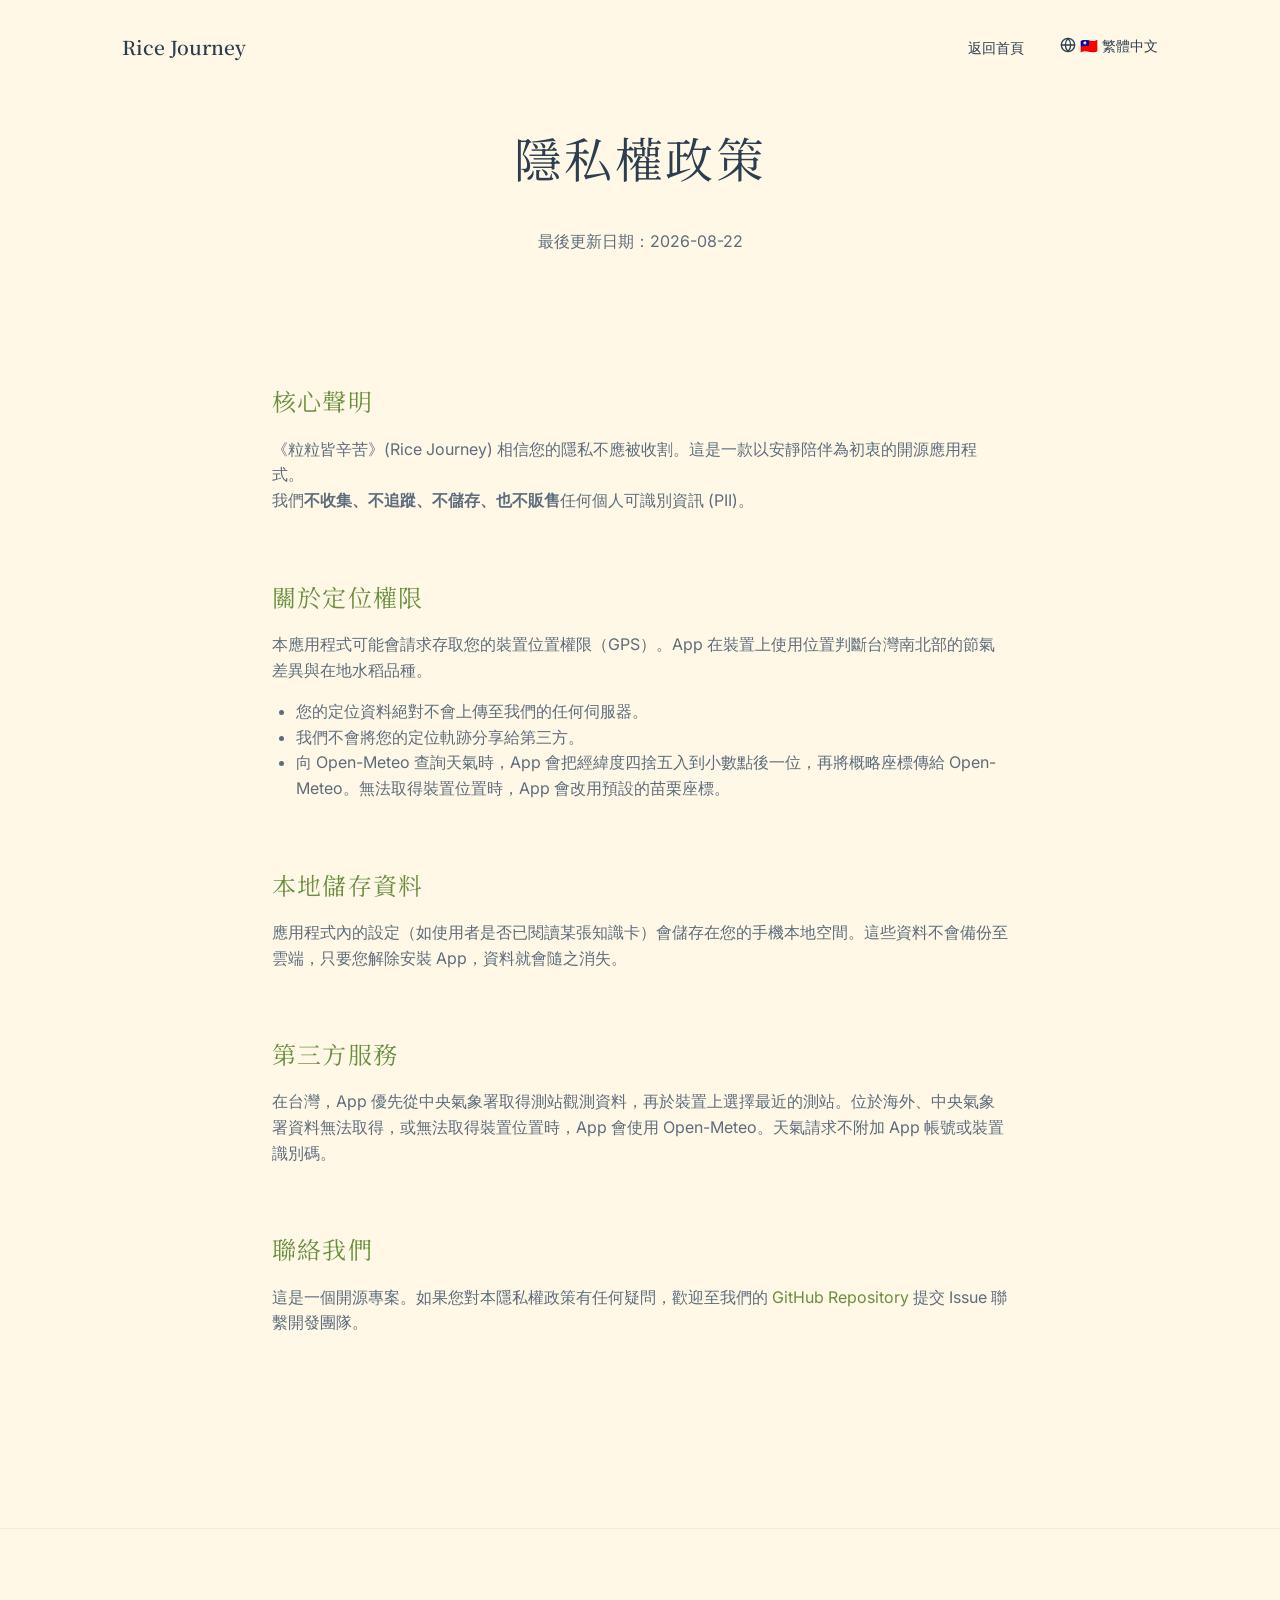
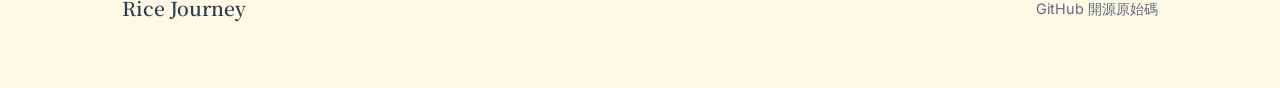
<file: website/privacy.html>
<!DOCTYPE html>
<html lang="zh-TW">
<head>
  <meta charset="UTF-8">
  <meta name="viewport" content="width=device-width, initial-scale=1.0">
  <title>隱私權政策 | 粒粒皆辛苦 (Rice Journey)</title>
  <link rel="stylesheet" href="css/style.css">

  <link rel="icon" type="image/png" href="assets/favicon.png">
</head>
<body>

  <!-- Header -->
  <header id="main-header" class="scrolled">
    <div class="container nav-container">
      <a href="index.html" class="logo">Rice Journey</a>
      <nav class="nav-links">
        <a href="index.html">返回首頁</a>
        <div class="lang-switcher">
          <a>
            <svg width="16" height="16" viewBox="0 0 24 24" fill="none" stroke="currentColor" stroke-width="2" stroke-linecap="round" stroke-linejoin="round"><circle cx="12" cy="12" r="10"></circle><line x1="2" y1="12" x2="22" y2="12"></line><path d="M12 2a15.3 15.3 0 0 1 4 10 15.3 15.3 0 0 1-4 10 15.3 15.3 0 0 1-4-10 15.3 15.3 0 0 1 4-10z"></path></svg>
            🇹🇼 繁體中文
          </a>
          <div class="lang-dropdown">
            <a href="privacy.html">🇹🇼 繁體中文</a>
            <a href="en/privacy.html">🇺🇸 English</a>
            <a href="ja/privacy.html">🇯🇵 日本語</a>
          </div>
        </div>
      </nav>
    </div>
  </header>

  <!-- Privacy Policy Content -->
  <main class="container policy-page reveal">
    <h1>隱私權政策</h1>
    <p class="last-updated">最後更新日期：2026-08-22</p>

    <div class="policy-section">
      <h2>核心聲明</h2>
      <p>《粒粒皆辛苦》(Rice Journey) 相信您的隱私不應被收割。這是一款以安靜陪伴為初衷的開源應用程式。<br>
      我們<strong>不收集、不追蹤、不儲存、也不販售</strong>任何個人可識別資訊 (PII)。</p>
    </div>

    <div class="policy-section">
      <h2>關於定位權限</h2>
      <p>本應用程式可能會請求存取您的裝置位置權限（GPS）。App 在裝置上使用位置判斷台灣南北部的節氣差異與在地水稻品種。</p>
      <ul>
        <li>您的定位資料絕對不會上傳至我們的任何伺服器。</li>
        <li>我們不會將您的定位軌跡分享給第三方。</li>
        <li>向 Open-Meteo 查詢天氣時，App 會把經緯度四捨五入到小數點後一位，再將概略座標傳給 Open-Meteo。無法取得裝置位置時，App 會改用預設的苗栗座標。</li>
      </ul>
    </div>

    <div class="policy-section">
      <h2>本地儲存資料</h2>
      <p>應用程式內的設定（如使用者是否已閱讀某張知識卡）會儲存在您的手機本地空間。這些資料不會備份至雲端，只要您解除安裝 App，資料就會隨之消失。</p>
    </div>

    <div class="policy-section">
      <h2>第三方服務</h2>
      <p>在台灣，App 優先從中央氣象署取得測站觀測資料，再於裝置上選擇最近的測站。位於海外、中央氣象署資料無法取得，或無法取得裝置位置時，App 會使用 Open-Meteo。天氣請求不附加 App 帳號或裝置識別碼。</p>
    </div>

    <div class="policy-section">
      <h2>聯絡我們</h2>
      <p>這是一個開源專案。如果您對本隱私權政策有任何疑問，歡迎至我們的 <a href="https://github.com/codinguniversefromEric/Every-grain" target="_blank">GitHub Repository</a> 提交 Issue 聯繫開發團隊。</p>
    </div>
  </main>

  <!-- Footer -->
  <footer>
    <div class="container footer-content">
      <div class="logo">Rice Journey</div>
      <div class="footer-links">
        <a href="https://github.com/codinguniversefromEric/Every-grain" target="_blank">GitHub 開源原始碼</a>
      </div>
    </div>
  </footer>

  <script src="js/main.js"></script>
</body>
</html>
</file>
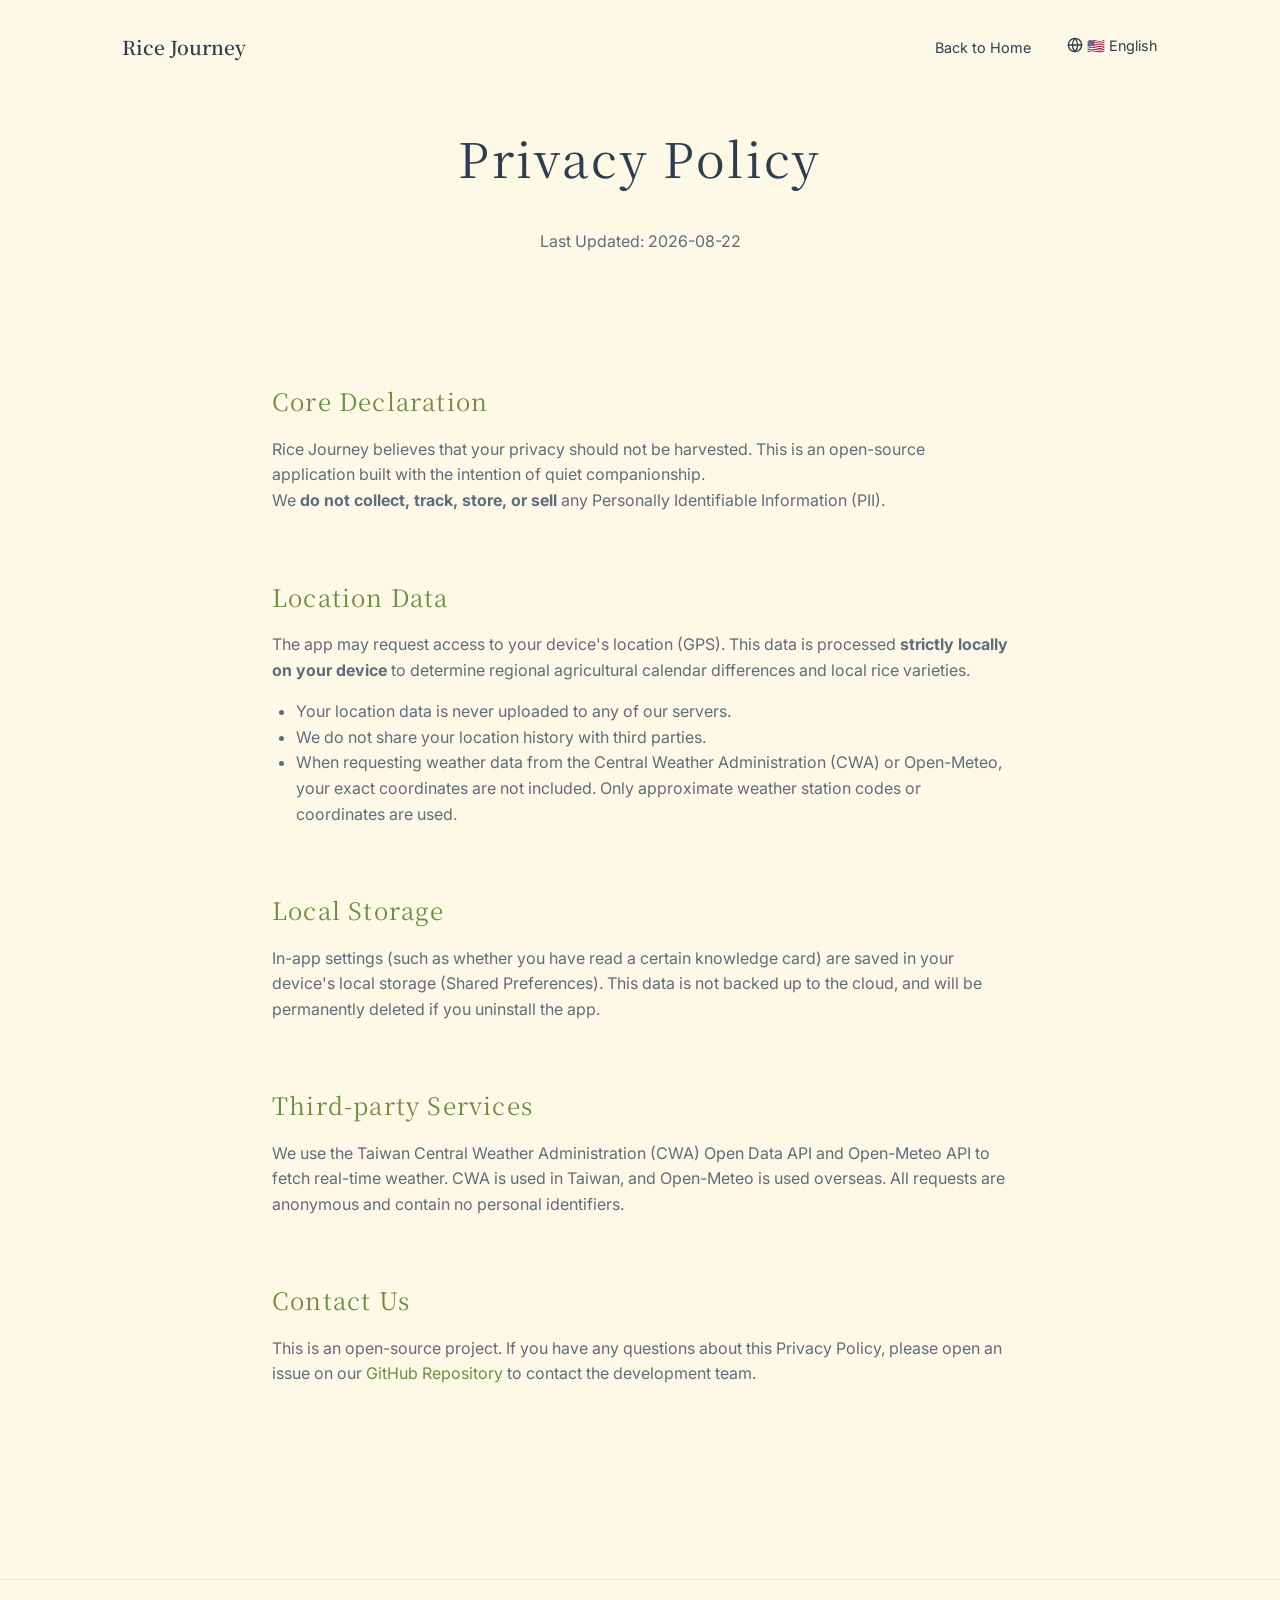
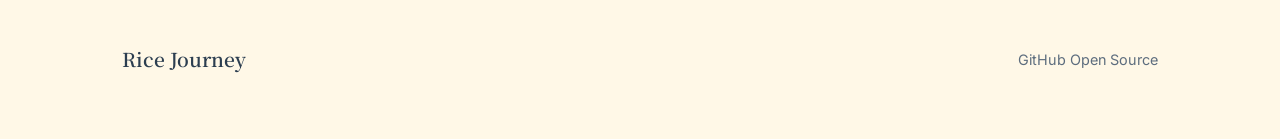
<file: website/en/privacy.html>
<!DOCTYPE html>
<html lang="en">
<head>
  <meta charset="UTF-8">
  <meta name="viewport" content="width=device-width, initial-scale=1.0">
  <title>Privacy Policy | Rice Journey</title>
  <link rel="stylesheet" href="../css/style.css">

  <link rel="icon" type="image/png" href="../assets/favicon.png">
</head>
<body>

  <!-- Header -->
  <header id="main-header" class="scrolled">
    <div class="container nav-container">
      <a href="index.html" class="logo">Rice Journey</a>
      <nav class="nav-links">
        <a href="index.html">Back to Home</a>
        <div class="lang-switcher">
          <a>
            <svg width="16" height="16" viewBox="0 0 24 24" fill="none" stroke="currentColor" stroke-width="2" stroke-linecap="round" stroke-linejoin="round"><circle cx="12" cy="12" r="10"></circle><line x1="2" y1="12" x2="22" y2="12"></line><path d="M12 2a15.3 15.3 0 0 1 4 10 15.3 15.3 0 0 1-4 10 15.3 15.3 0 0 1-4-10 15.3 15.3 0 0 1 4-10z"></path></svg>
            🇺🇸 English
          </a>
          <div class="lang-dropdown">
            <a href="../privacy.html">🇹🇼 繁體中文</a>
            <a href="privacy.html">🇺🇸 English</a>
            <a href="../ja/privacy.html">🇯🇵 日本語</a>
          </div>
        </div>
      </nav>
    </div>
  </header>

  <!-- Privacy Policy Content -->
  <main class="container policy-page reveal">
    <h1>Privacy Policy</h1>
    <p class="last-updated">Last Updated: 2026-08-22</p>

    <div class="policy-section">
      <h2>Core Declaration</h2>
      <p>Rice Journey believes that your privacy should not be harvested. This is an open-source application built with the intention of quiet companionship.<br>
      We <strong>do not collect, track, store, or sell</strong> any Personally Identifiable Information (PII).</p>
    </div>

    <div class="policy-section">
      <h2>Location Data</h2>
      <p>The app may request access to your device's location (GPS). This data is processed <strong>strictly locally on your device</strong> to determine regional agricultural calendar differences and local rice varieties.</p>
      <ul>
        <li>Your location data is never uploaded to any of our servers.</li>
        <li>We do not share your location history with third parties.</li>
        <li>When requesting weather data from the Central Weather Administration (CWA) or Open-Meteo, your exact coordinates are not included. Only approximate weather station codes or coordinates are used.</li>
      </ul>
    </div>

    <div class="policy-section">
      <h2>Local Storage</h2>
      <p>In-app settings (such as whether you have read a certain knowledge card) are saved in your device's local storage (Shared Preferences). This data is not backed up to the cloud, and will be permanently deleted if you uninstall the app.</p>
    </div>

    <div class="policy-section">
      <h2>Third-party Services</h2>
      <p>We use the Taiwan Central Weather Administration (CWA) Open Data API and Open-Meteo API to fetch real-time weather. CWA is used in Taiwan, and Open-Meteo is used overseas. All requests are anonymous and contain no personal identifiers.</p>
    </div>

    <div class="policy-section">
      <h2>Contact Us</h2>
      <p>This is an open-source project. If you have any questions about this Privacy Policy, please open an issue on our <a href="https://github.com/codinguniversefromEric/Every-grain" target="_blank">GitHub Repository</a> to contact the development team.</p>
    </div>
  </main>

  <!-- Footer -->
  <footer>
    <div class="container footer-content">
      <div class="logo">Rice Journey</div>
      <div class="footer-links">
        <a href="https://github.com/codinguniversefromEric/Every-grain" target="_blank">GitHub Open Source</a>
      </div>
    </div>
  </footer>

  <script src="../js/main.js"></script>
</body>
</html>
</file>
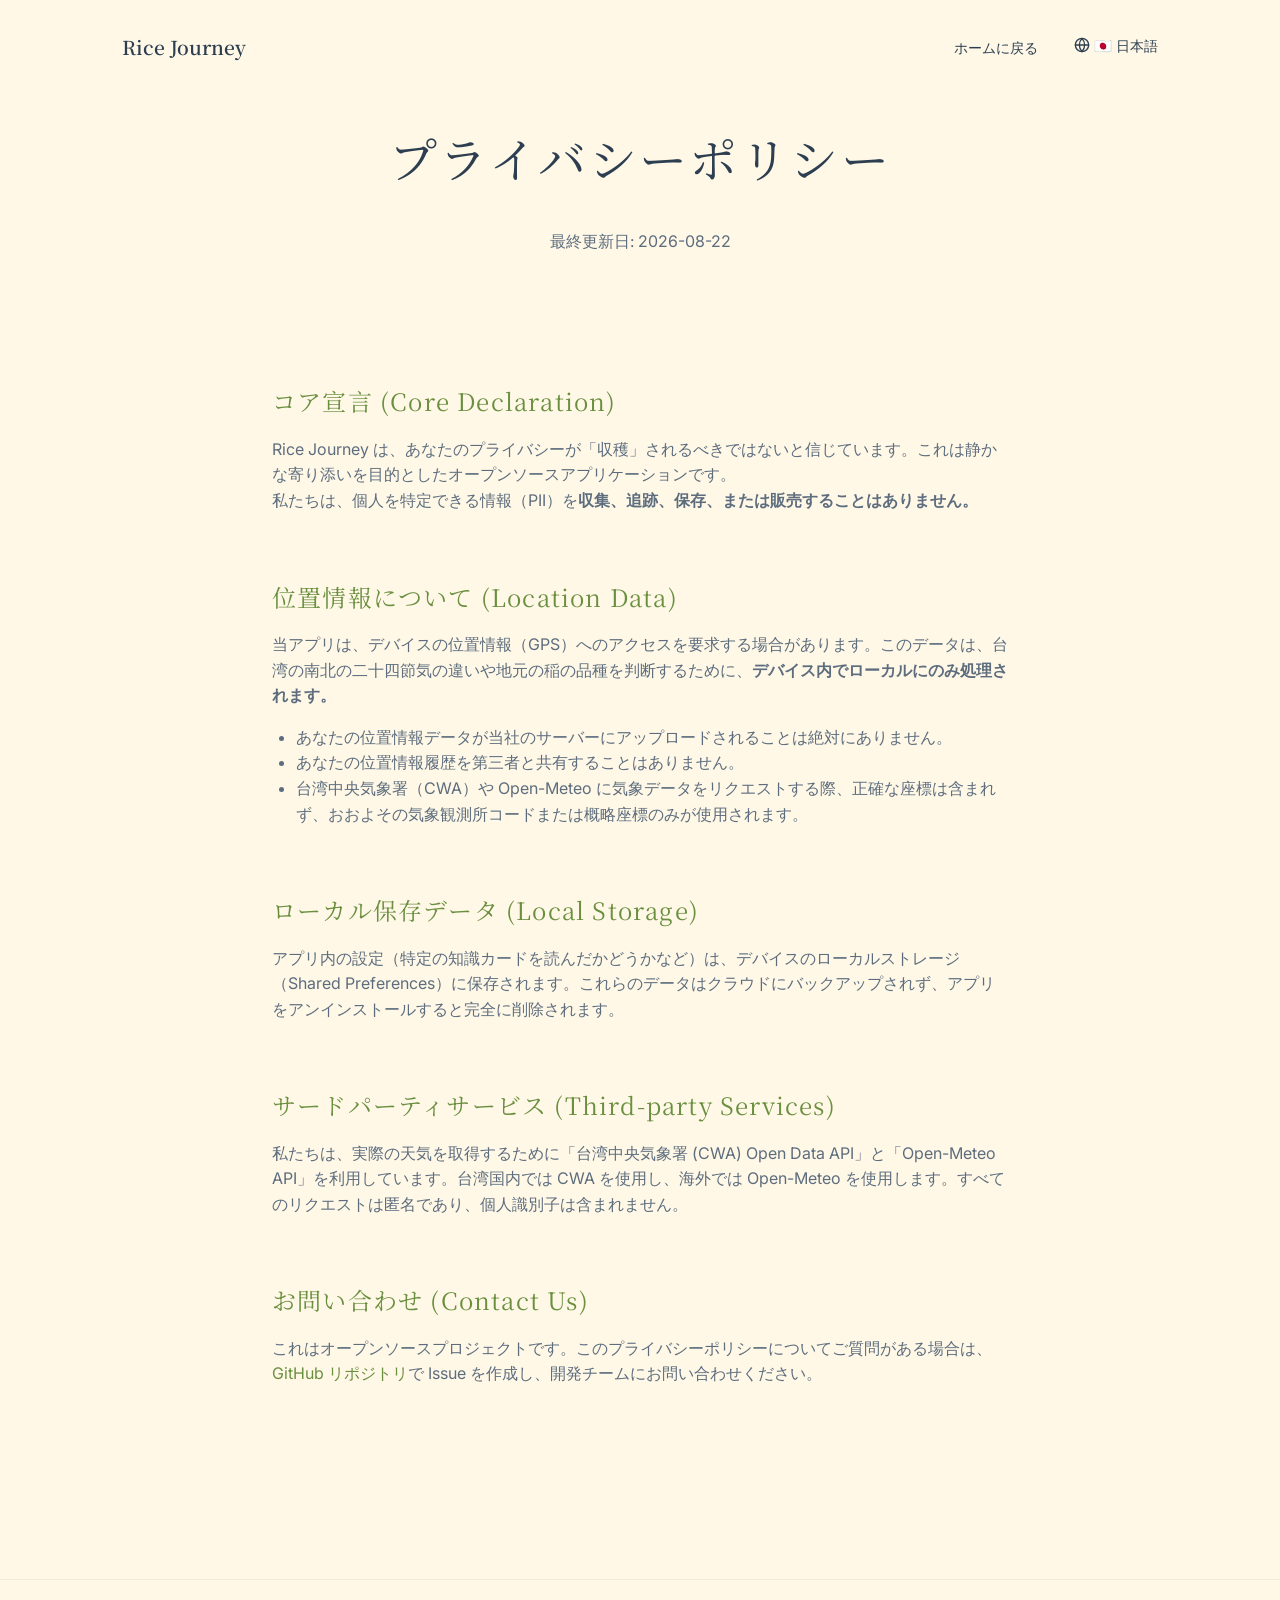
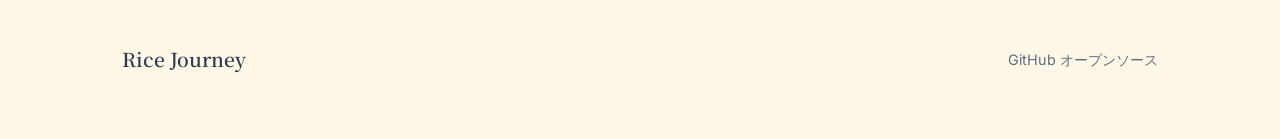
<file: website/ja/privacy.html>
<!DOCTYPE html>
<html lang="ja">
<head>
  <meta charset="UTF-8">
  <meta name="viewport" content="width=device-width, initial-scale=1.0">
  <title>プライバシーポリシー | Rice Journey</title>
  <link rel="stylesheet" href="../css/style.css">

  <link rel="icon" type="image/png" href="../assets/favicon.png">
</head>
<body>

  <!-- Header -->
  <header id="main-header" class="scrolled">
    <div class="container nav-container">
      <a href="index.html" class="logo">Rice Journey</a>
      <nav class="nav-links">
        <a href="index.html">ホームに戻る</a>
        <div class="lang-switcher">
          <a>
            <svg width="16" height="16" viewBox="0 0 24 24" fill="none" stroke="currentColor" stroke-width="2" stroke-linecap="round" stroke-linejoin="round"><circle cx="12" cy="12" r="10"></circle><line x1="2" y1="12" x2="22" y2="12"></line><path d="M12 2a15.3 15.3 0 0 1 4 10 15.3 15.3 0 0 1-4 10 15.3 15.3 0 0 1-4-10 15.3 15.3 0 0 1 4-10z"></path></svg>
            🇯🇵 日本語
          </a>
          <div class="lang-dropdown">
            <a href="../privacy.html">🇹🇼 繁體中文</a>
            <a href="../en/privacy.html">🇺🇸 English</a>
            <a href="privacy.html">🇯🇵 日本語</a>
          </div>
        </div>
      </nav>
    </div>
  </header>

  <!-- Privacy Policy Content -->
  <main class="container policy-page reveal">
    <h1>プライバシーポリシー</h1>
    <p class="last-updated">最終更新日: 2026-08-22</p>

    <div class="policy-section">
      <h2>コア宣言 (Core Declaration)</h2>
      <p>Rice Journey は、あなたのプライバシーが「収穫」されるべきではないと信じています。これは静かな寄り添いを目的としたオープンソースアプリケーションです。<br>
      私たちは、個人を特定できる情報（PII）を<strong>収集、追跡、保存、または販売することはありません。</strong></p>
    </div>

    <div class="policy-section">
      <h2>位置情報について (Location Data)</h2>
      <p>当アプリは、デバイスの位置情報（GPS）へのアクセスを要求する場合があります。このデータは、台湾の南北の二十四節気の違いや地元の稲の品種を判断するために、<strong>デバイス内でローカルにのみ処理されます。</strong></p>
      <ul>
        <li>あなたの位置情報データが当社のサーバーにアップロードされることは絶対にありません。</li>
        <li>あなたの位置情報履歴を第三者と共有することはありません。</li>
        <li>台湾中央気象署（CWA）や Open-Meteo に気象データをリクエストする際、正確な座標は含まれず、おおよその気象観測所コードまたは概略座標のみが使用されます。</li>
      </ul>
    </div>

    <div class="policy-section">
      <h2>ローカル保存データ (Local Storage)</h2>
      <p>アプリ内の設定（特定の知識カードを読んだかどうかなど）は、デバイスのローカルストレージ（Shared Preferences）に保存されます。これらのデータはクラウドにバックアップされず、アプリをアンインストールすると完全に削除されます。</p>
    </div>

    <div class="policy-section">
      <h2>サードパーティサービス (Third-party Services)</h2>
      <p>私たちは、実際の天気を取得するために「台湾中央気象署 (CWA) Open Data API」と「Open-Meteo API」を利用しています。台湾国内では CWA を使用し、海外では Open-Meteo を使用します。すべてのリクエストは匿名であり、個人識別子は含まれません。</p>
    </div>

    <div class="policy-section">
      <h2>お問い合わせ (Contact Us)</h2>
      <p>これはオープンソースプロジェクトです。このプライバシーポリシーについてご質問がある場合は、<a href="https://github.com/codinguniversefromEric/Every-grain" target="_blank">GitHub リポジトリ</a>で Issue を作成し、開発チームにお問い合わせください。</p>
    </div>
  </main>

  <!-- Footer -->
  <footer>
    <div class="container footer-content">
      <div class="logo">Rice Journey</div>
      <div class="footer-links">
        <a href="https://github.com/codinguniversefromEric/Every-grain" target="_blank">GitHub オープンソース</a>
      </div>
    </div>
  </footer>

  <script src="../js/main.js"></script>
</body>
</html>
</file>
<file: website/css/style.css>
@import url('https://fonts.googleapis.com/css2?family=Inter:wght@300;400;500&family=Noto+Serif+TC:wght@300;400;600&display=swap');

:root {
  /* Zen Color Palette */
  --color-bg-primary: #FFF8E7; /* Rice white */
  --color-bg-secondary: #F4EFE6;
  --color-text-main: #2C3E50;
  --color-text-muted: #5D6D7E;
  --color-accent: #6A8F3F; /* Matcha / Paddy Green */
  --color-glass: rgba(255, 255, 255, 0.4);
  --color-glass-border: rgba(255, 255, 255, 0.2);
  
  /* Typography */
  --font-sans: 'Inter', -apple-system, sans-serif;
  --font-serif: 'Noto Serif TC', serif;
  
  /* Spacing & Layout */
  --spacing-sm: 1rem;
  --spacing-md: 2rem;
  --spacing-lg: 4rem;
  --spacing-xl: 8rem;
  --container-width: 1100px;
}

* {
  box-sizing: border-box;
  margin: 0;
  padding: 0;
}

body {
  font-family: var(--font-sans);
  background-color: var(--color-bg-primary);
  color: var(--color-text-main);
  line-height: 1.6;
  overflow-x: hidden;
  scroll-behavior: smooth;
}

/* =========================================
   Typography & Utilities
   ========================================= */
h1, h2, h3 {
  font-family: var(--font-serif);
  font-weight: 400;
  color: var(--color-text-main);
  letter-spacing: 0.05em;
}

.text-muted { color: var(--color-text-muted); }
.text-center { text-align: center; }

a {
  color: var(--color-accent);
  text-decoration: none;
  transition: opacity 0.3s ease;
}
a:hover { opacity: 0.7; }

.container {
  max-width: var(--container-width);
  margin: 0 auto;
  padding: 0 var(--spacing-md);
}

/* =========================================
   Header & Navigation
   ========================================= */
header {
  position: fixed;
  top: 0;
  left: 0;
  right: 0;
  padding: var(--spacing-md) 0;
  z-index: 100;
  transition: all 0.4s ease;
}

header.scrolled {
  background: rgba(255, 248, 231, 0.85);
  backdrop-filter: blur(12px);
  -webkit-backdrop-filter: blur(12px);
  padding: var(--spacing-sm) 0;
  border-bottom: 1px solid rgba(0,0,0,0.05);
}

.nav-container {
  display: flex;
  justify-content: space-between;
  align-items: center;
}

.logo {
  font-family: var(--font-serif);
  font-size: 1.2rem;
  font-weight: 600;
  color: var(--color-text-main);
}

.nav-links a {
  margin-left: var(--spacing-md);
  font-size: 0.9rem;
  color: var(--color-text-main);
}

/* Language Switcher */
.lang-switcher {
  position: relative;
  display: inline-block;
  margin-left: var(--spacing-md);
}

.lang-switcher > a {
  margin-left: 0;
  cursor: pointer;
  display: flex;
  align-items: center;
  gap: 4px;
}

.lang-dropdown {
  display: none;
  position: absolute;
  top: 100%;
  right: 0;
  background-color: #fff;
  min-width: 120px;
  box-shadow: 0 8px 16px rgba(0,0,0,0.1);
  border-radius: 8px;
  z-index: 1000;
  overflow: hidden;
  border-top: 8px solid transparent;
  background-clip: padding-box;
}

.lang-dropdown a {
  display: block;
  padding: 12px 16px;
  margin: 0;
  color: var(--color-text-main);
  text-decoration: none;
  font-size: 0.9rem;
  transition: background-color 0.2s;
}

.lang-dropdown a:hover {
  background-color: var(--color-bg-secondary);
  opacity: 1;
}

.lang-switcher:hover .lang-dropdown,
.lang-switcher.active .lang-dropdown {
  display: block;
}

/* =========================================
   Hero Section
   ========================================= */
.hero {
  min-height: 100vh;
  display: flex;
  align-items: center;
  position: relative;
  overflow: hidden;
  padding-top: var(--spacing-xl);
  padding-bottom: var(--spacing-xl);
}

.hero-content {
  display: grid;
  grid-template-columns: 1fr 1fr;
  grid-template-areas: 
    "text visual"
    "buttons visual";
  align-items: center;
  gap: var(--spacing-lg);
  width: 100%;
}

.hero-text {
  grid-area: text;
}

.hero-visual {
  grid-area: visual;
  position: relative;
  display: flex;
  justify-content: center;
}

.download-buttons {
  grid-area: buttons;
  display: flex;
  gap: 16px;
  width: 100%;
}

.hero-text h1 {
  font-size: clamp(2.5rem, 5vw, 4.5rem);
  line-height: 1.2;
  margin-bottom: var(--spacing-md);
}

.hero-text p {
  font-size: 1.1rem;
  color: var(--color-text-muted);
  max-width: 400px;
  margin-bottom: var(--spacing-lg);
}

/* Glassmorphism Download Badge */
.download-badge {
  display: inline-flex;
  align-items: center;
  gap: 12px;
  background: var(--color-glass);
  backdrop-filter: blur(16px);
  -webkit-backdrop-filter: blur(16px);
  border: 1px solid var(--color-glass-border);
  padding: 12px 24px;
  border-radius: 100px;
  box-shadow: 0 8px 32px rgba(0, 0, 0, 0.05);
  transition: transform 0.3s ease, box-shadow 0.3s ease;
  color: var(--color-text-main);
  font-weight: 500;
}

.download-badge:hover:not(.disabled) {
  transform: translateY(-2px);
  box-shadow: 0 12px 40px rgba(0, 0, 0, 0.08);
  opacity: 1;
}

.download-badge.disabled {
  opacity: 0.6;
  cursor: not-allowed;
  background: rgba(255, 255, 255, 0.2);
}

.download-buttons .download-badge {
  flex: 1;
  justify-content: center;
}

/* Floating App Mockup */
.phone-mockup {
  width: 280px;
  height: 570px;
  background-color: #fff;
  border-radius: 40px;
  box-shadow: 
    0 20px 40px rgba(0,0,0,0.1),
    inset 0 0 0 8px #f8f8f8,
    inset 0 0 0 10px #e0e0e0;
  position: relative;
  overflow: hidden;
  animation: float 6s ease-in-out infinite;
}

.phone-screen {
  width: 100%;
  height: 100%;
  border-radius: 30px;
  background: linear-gradient(135deg, #A8E6CF 0%, #DCEDC1 100%); /* Placeholder gradient */
  display: flex;
  align-items: center;
  justify-content: center;
  position: absolute;
  top: 0; left: 0;
}

.phone-screen span {
  font-family: var(--font-serif);
  color: var(--color-text-main);
  opacity: 0.5;
}

@keyframes float {
  0% { transform: translateY(0px); }
  50% { transform: translateY(-15px); }
  100% { transform: translateY(0px); }
}

/* =========================================
   Features Section
   ========================================= */
.features {
  padding: var(--spacing-xl) 0;
  background-color: var(--color-bg-secondary);
}

.feature-row {
  display: flex;
  align-items: center;
  justify-content: space-between;
  gap: var(--spacing-xl);
  margin-bottom: var(--spacing-xl);
}

.feature-row:nth-child(even) {
  flex-direction: row-reverse;
}

.feature-text {
  flex: 1;
}

.feature-text h2 {
  font-size: 2.5rem;
  margin-bottom: var(--spacing-sm);
}

.feature-visual {
  flex: 1;
  height: 400px;
  background: var(--color-bg-primary);
  border-radius: 24px;
  display: flex;
  align-items: center;
  justify-content: center;
  box-shadow: inset 0 0 40px rgba(0,0,0,0.02);
}

/* =========================================
   Privacy Policy specific
   ========================================= */
.policy-page {
  padding-top: 120px;
  padding-bottom: var(--spacing-xl);
  max-width: 800px;
}

.policy-page h1 {
  font-size: 3rem;
  margin-bottom: var(--spacing-md);
  text-align: center;
}

.policy-page .last-updated {
  text-align: center;
  color: var(--color-text-muted);
  margin-bottom: var(--spacing-xl);
}

.policy-section {
  margin-bottom: var(--spacing-lg);
}

.policy-section h2 {
  font-size: 1.5rem;
  margin-bottom: var(--spacing-sm);
  color: var(--color-accent);
}

.policy-section p, .policy-section ul {
  margin-bottom: 1rem;
  color: var(--color-text-muted);
}

.policy-section ul {
  padding-left: 1.5rem;
}

/* =========================================
   Footer
   ========================================= */
footer {
  padding: var(--spacing-lg) 0;
  background-color: var(--color-bg-primary);
  border-top: 1px solid rgba(0,0,0,0.05);
}

.footer-content {
  display: flex;
  justify-content: space-between;
  align-items: center;
}

.footer-links {
  display: flex;
  align-items: center;
}

.footer-links a {
  margin-left: var(--spacing-sm);
  font-size: 0.9rem;
  color: var(--color-text-muted);
}

.visitor-badge {
  margin-left: var(--spacing-sm);
  height: 20px;
}

/* =========================================
   Animations & JS Classes
   ========================================= */
.reveal {
  opacity: 0;
  transform: translateY(30px);
  transition: all 0.8s cubic-bezier(0.5, 0, 0, 1);
}

.reveal.active {
  opacity: 1;
  transform: translateY(0);
}

/* =========================================
   Responsive
   ========================================= */
@media (max-width: 768px) {
  .nav-container {
    flex-direction: column;
    gap: 12px;
  }
  
  .nav-links {
    display: flex;
    justify-content: center;
    flex-wrap: wrap;
    gap: 16px;
  }

  .nav-links a, .lang-switcher {
    margin-left: 0;
  }

  .hero {
    min-height: auto;
    padding-top: 160px;
    padding-bottom: var(--spacing-lg);
  }
  
  .policy-page {
    padding-top: 160px;
  }

  .hero-content {
    display: flex;
    flex-direction: column;
    gap: 0;
    text-align: center;
  }
  
  .hero-text {
    order: 1;
    margin-bottom: var(--spacing-lg);
  }
  
  .hero-text h1 {
    font-size: 2.2rem;
  }
  
  .features {
    padding: var(--spacing-lg) 0;
  }
  
  .hero-visual {
    order: 2;
    margin-bottom: var(--spacing-lg);
  }

  .download-buttons {
    order: 3;
    display: flex;
    flex-direction: column;
    width: 100%;
    margin-top: var(--spacing-sm);
  }
  
  .feature-row, .feature-row:nth-child(even) {
    flex-direction: column;
    text-align: center;
    gap: var(--spacing-md);
  }
  
  .phone-mockup {
    width: 240px;
    height: 480px;
  }
  
  .footer-content {
    flex-direction: column;
    gap: 1rem;
  }
  
  .footer-links {
    flex-direction: column;
    gap: 0.5rem;
  }

  .footer-links a, .visitor-badge {
    margin-left: 0;
  }
}
</file>
